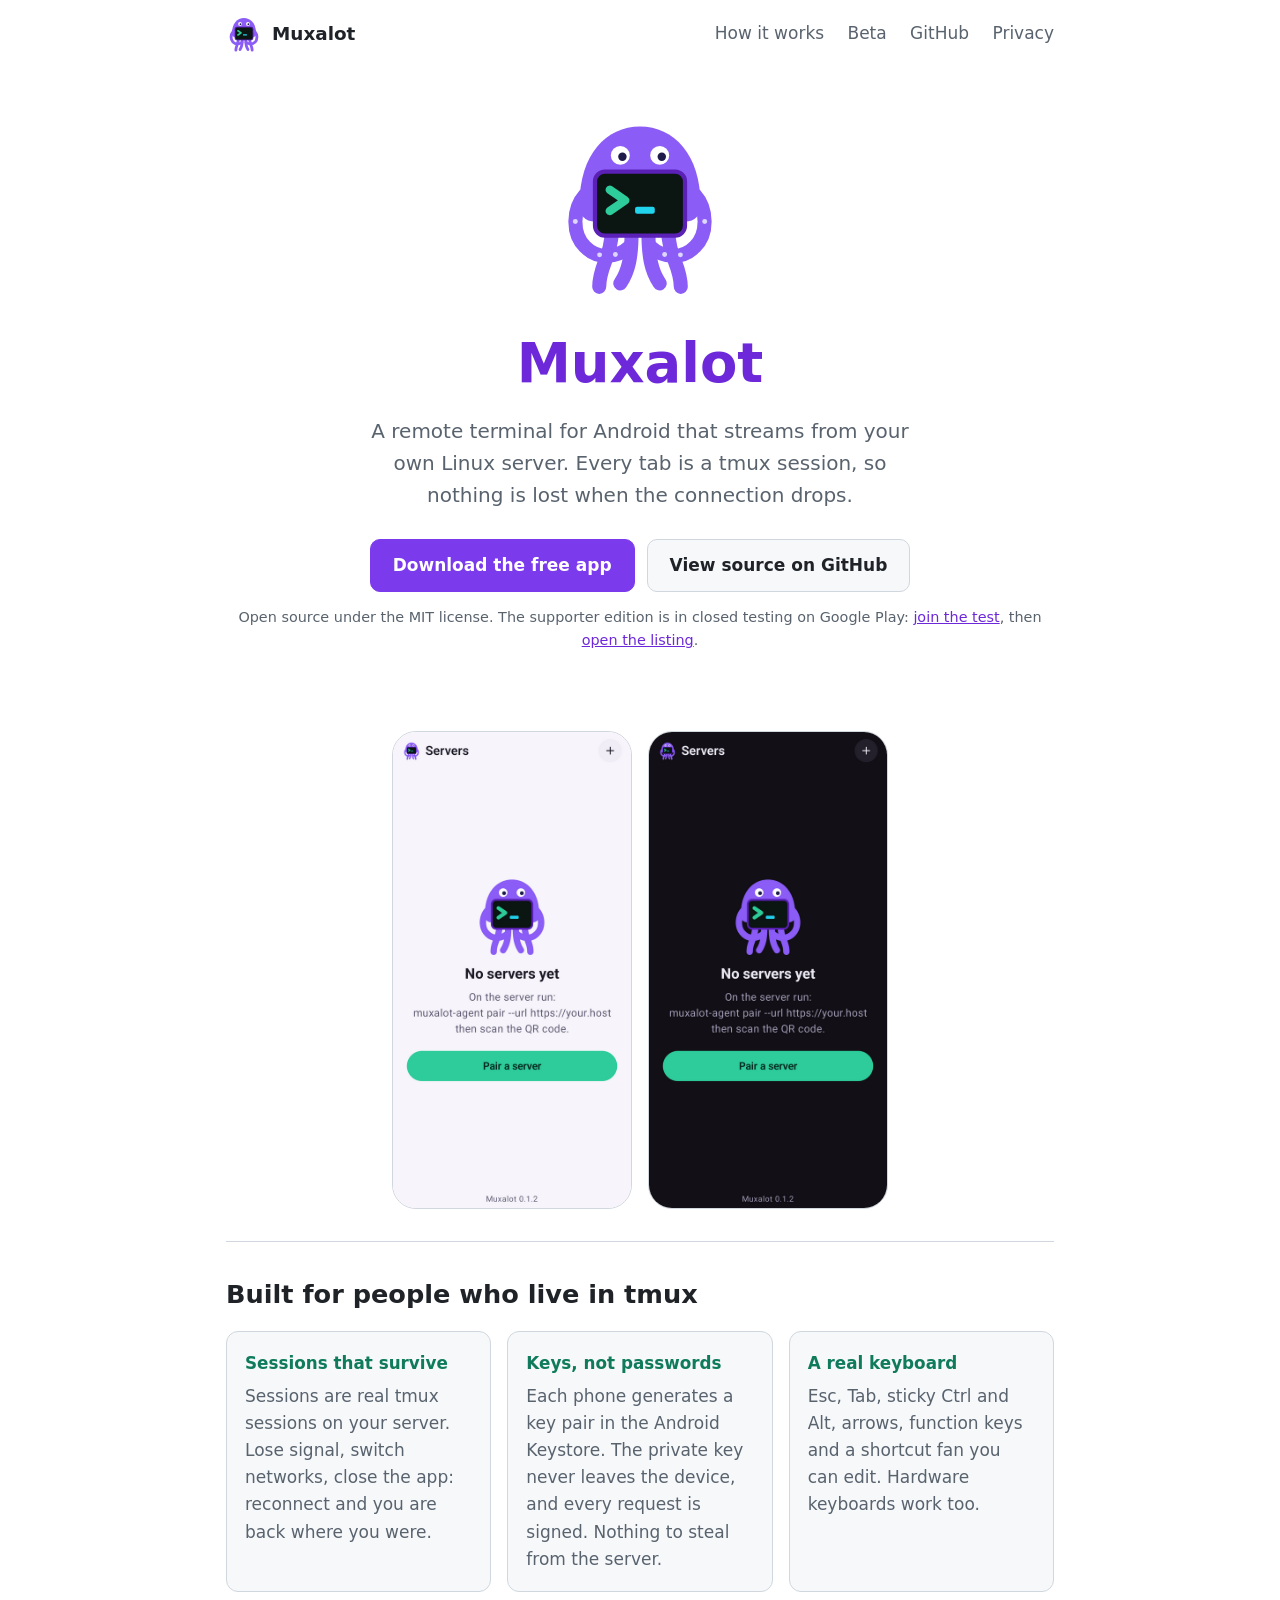
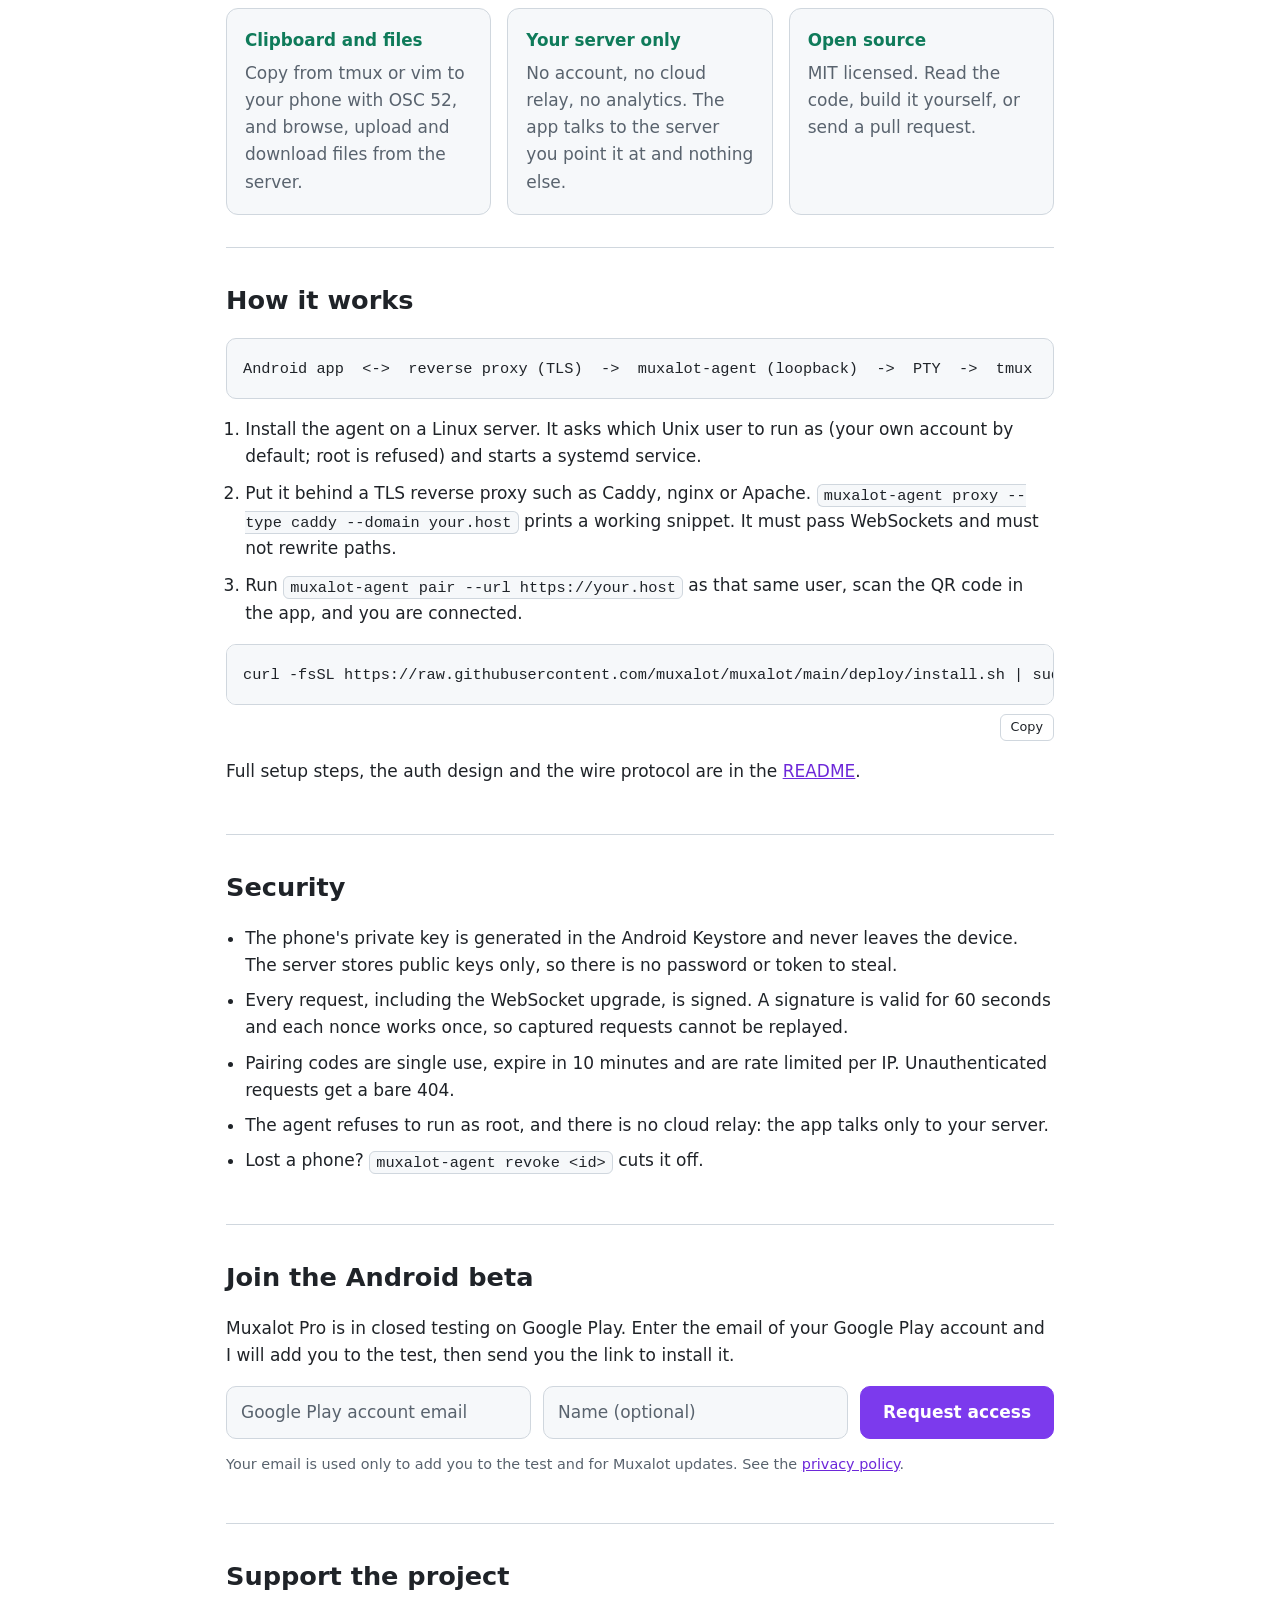
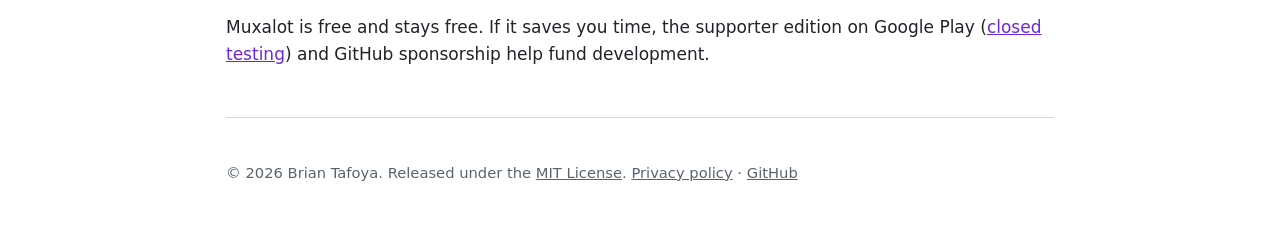
<file: site/index.html>
<!doctype html>
<html lang="en">
<head>
  <meta charset="utf-8">
  <meta name="viewport" content="width=device-width, initial-scale=1">
  <title>Muxalot: tmux sessions in your pocket</title>
  <meta name="description" content="Muxalot is an open source Android terminal for your own Linux server. Sessions are tmux sessions, so they survive disconnects. MIT licensed.">
  <meta property="og:type" content="website">
  <meta property="og:title" content="Muxalot: tmux sessions in your pocket">
  <meta property="og:description" content="Open source Android terminal for your own Linux server. Sessions are tmux sessions, so they survive disconnects.">
  <meta property="og:image" content="https://muxalot.com/social-preview.png">
  <meta name="twitter:card" content="summary_large_image">
  <link rel="canonical" href="https://muxalot.com/">
  <link rel="icon" href="favicon.svg" type="image/svg+xml">
  <link rel="stylesheet" href="style.css">
</head>
<body>
  <div class="wrap">
    <header class="site">
      <a class="brand" href="/"><img src="favicon.svg" alt="">Muxalot</a>
      <nav>
        <a href="#how">How it works</a>
        <a href="#beta">Beta</a>
        <a href="https://github.com/muxalot/muxalot">GitHub</a>
        <a href="privacy.html">Privacy</a>
      </nav>
    </header>

    <main>
      <div class="hero">
        <img src="logo.svg" alt="Muxalot octopus mascot holding a terminal window">
        <h1>Muxalot</h1>
        <p class="lead">A remote terminal for Android that streams from your own Linux server. Every tab is a tmux session, so nothing is lost when the connection drops.</p>
        <div class="actions">
          <a class="button primary" href="https://github.com/muxalot/muxalot/releases">Download the free app</a>
          <a class="button" href="https://github.com/muxalot/muxalot">View source on GitHub</a>
        </div>
        <p class="note">Open source under the MIT license. The supporter edition is in closed testing on Google Play: <a href="https://play.google.com/apps/testing/dev.muxalot.pro">join the test</a>, then <a href="https://play.google.com/store/apps/details?id=dev.muxalot.pro">open the listing</a>.</p>
      </div>

      <section id="screens" class="shots">
        <img src="screenshot-light.png" width="540" height="1080" alt="Muxalot on Android in the light theme: the Servers screen with a Pair a server button">
        <img src="screenshot-dark.png" width="540" height="1080" alt="Muxalot on Android in the dark theme: the Servers screen with a Pair a server button">
      </section>

      <section id="features">
        <h2>Built for people who live in tmux</h2>
        <div class="grid">
          <div class="card"><h3>Sessions that survive</h3><p>Sessions are real tmux sessions on your server. Lose signal, switch networks, close the app: reconnect and you are back where you were.</p></div>
          <div class="card"><h3>Keys, not passwords</h3><p>Each phone generates a key pair in the Android Keystore. The private key never leaves the device, and every request is signed. Nothing to steal from the server.</p></div>
          <div class="card"><h3>A real keyboard</h3><p>Esc, Tab, sticky Ctrl and Alt, arrows, function keys and a shortcut fan you can edit. Hardware keyboards work too.</p></div>
          <div class="card"><h3>Clipboard and files</h3><p>Copy from tmux or vim to your phone with OSC 52, and browse, upload and download files from the server.</p></div>
          <div class="card"><h3>Your server only</h3><p>No account, no cloud relay, no analytics. The app talks to the server you point it at and nothing else.</p></div>
          <div class="card"><h3>Open source</h3><p>MIT licensed. Read the code, build it yourself, or send a pull request.</p></div>
        </div>
      </section>

      <section id="how">
        <h2>How it works</h2>
        <pre><code>Android app  &lt;-&gt;  reverse proxy (TLS)  -&gt;  muxalot-agent (loopback)  -&gt;  PTY  -&gt;  tmux</code></pre>
        <ol class="steps">
          <li>Install the agent on a Linux server. It asks which Unix user to run as (your own account by default; root is refused) and starts a systemd service.</li>
          <li>Put it behind a TLS reverse proxy such as Caddy, nginx or Apache. <code>muxalot-agent proxy --type caddy --domain your.host</code> prints a working snippet. It must pass WebSockets and must not rewrite paths.</li>
          <li>Run <code>muxalot-agent pair --url https://your.host</code> as that same user, scan the QR code in the app, and you are connected.</li>
        </ol>
        <pre id="install"><code>curl -fsSL https://raw.githubusercontent.com/muxalot/muxalot/main/deploy/install.sh | sudo sh</code></pre>
        <p>Full setup steps, the auth design and the wire protocol are in the <a href="https://github.com/muxalot/muxalot#readme">README</a>.</p>
      </section>

      <section id="security">
        <h2>Security</h2>
        <ul>
          <li>The phone's private key is generated in the Android Keystore and never leaves the device. The server stores public keys only, so there is no password or token to steal.</li>
          <li>Every request, including the WebSocket upgrade, is signed. A signature is valid for 60 seconds and each nonce works once, so captured requests cannot be replayed.</li>
          <li>Pairing codes are single use, expire in 10 minutes and are rate limited per IP. Unauthenticated requests get a bare 404.</li>
          <li>The agent refuses to run as root, and there is no cloud relay: the app talks only to your server.</li>
          <li>Lost a phone? <code>muxalot-agent revoke &lt;id&gt;</code> cuts it off.</li>
        </ul>
      </section>

      <section id="beta">
        <h2>Join the Android beta</h2>
        <p>Muxalot Pro is in closed testing on Google Play. Enter the email of your Google Play account and I will add you to the test, then send you the link to install it.</p>
        <form class="signup" method="post" action="https://lists.tafoyaventures.com/subscription/form">
          <input type="hidden" name="nonce">
          <input type="hidden" name="next" value="https://muxalot.com/#beta">
          <input type="hidden" name="l" value="92c61428-242f-42f9-b067-8b3054fa0d78">
          <label class="sr" for="signup-email">Google Play account email</label>
          <input id="signup-email" type="email" name="email" required autocomplete="email" placeholder="Google Play account email">
          <label class="sr" for="signup-name">Name (optional)</label>
          <input id="signup-name" type="text" name="name" autocomplete="given-name" placeholder="Name (optional)">
          <button class="button primary" type="submit">Request access</button>
        </form>
        <p class="note">Your email is used only to add you to the test and for Muxalot updates. See the <a href="privacy.html">privacy policy</a>.</p>
      </section>

      <section id="support">
        <h2>Support the project</h2>
        <p>Muxalot is free and stays free. If it saves you time, the supporter edition on Google Play (<a href="https://play.google.com/apps/testing/dev.muxalot.pro">closed testing</a>) and GitHub sponsorship help fund development.</p>
      </section>
    </main>

    <footer>
      <p>&copy; 2026 Brian Tafoya. Released under the <a href="https://github.com/muxalot/muxalot/blob/main/LICENSE">MIT License</a>.
        <a href="privacy.html">Privacy policy</a> &middot; <a href="https://github.com/muxalot/muxalot">GitHub</a></p>
    </footer>
  </div>
  <script>
    // copy button for the install command; the page works without it
    (function () {
      var pre = document.getElementById("install");
      if (!pre || !navigator.clipboard) return;
      var b = document.createElement("button");
      b.type = "button"; b.className = "copy"; b.textContent = "Copy";
      b.onclick = function () {
        navigator.clipboard.writeText(pre.textContent.trim()).then(function () {
          b.textContent = "Copied"; setTimeout(function () { b.textContent = "Copy"; }, 1500);
        });
      };
      pre.insertAdjacentElement("afterend", b);
    })();
  </script>
</body>
</html>
</file>
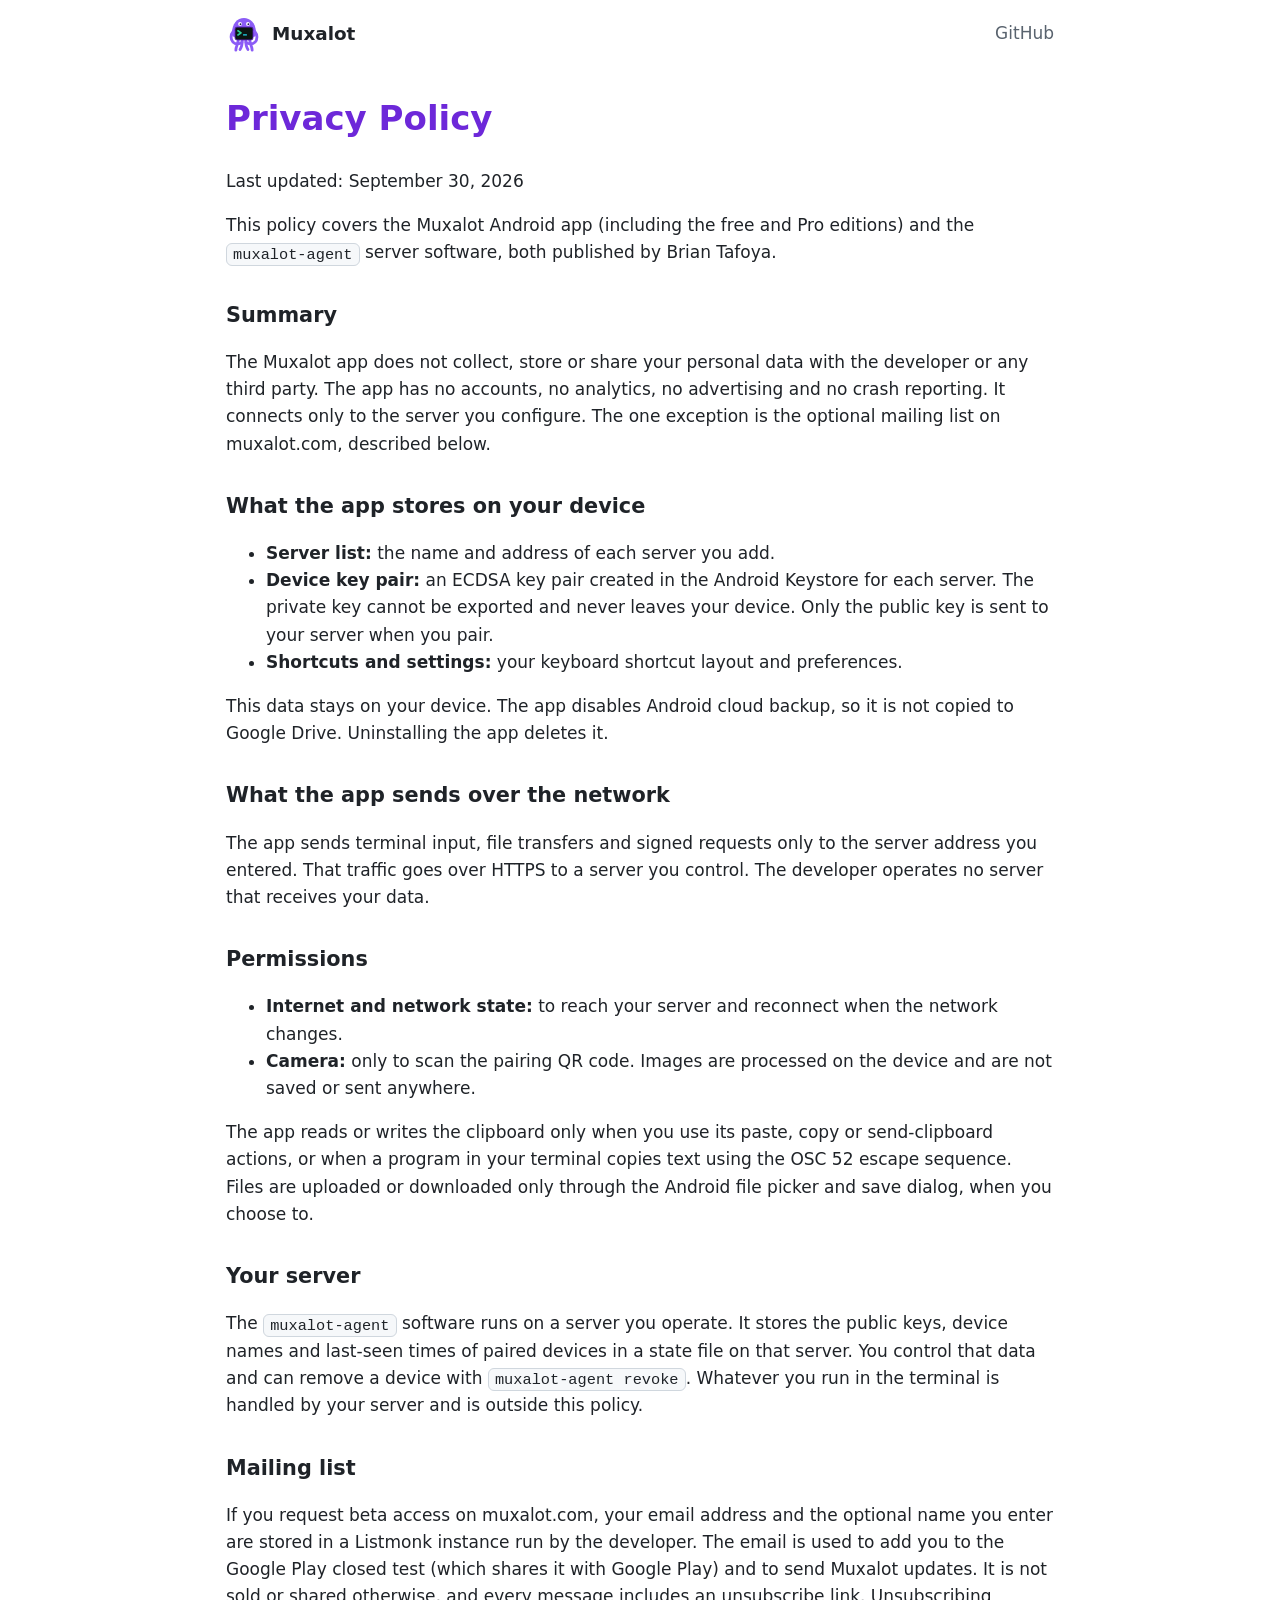
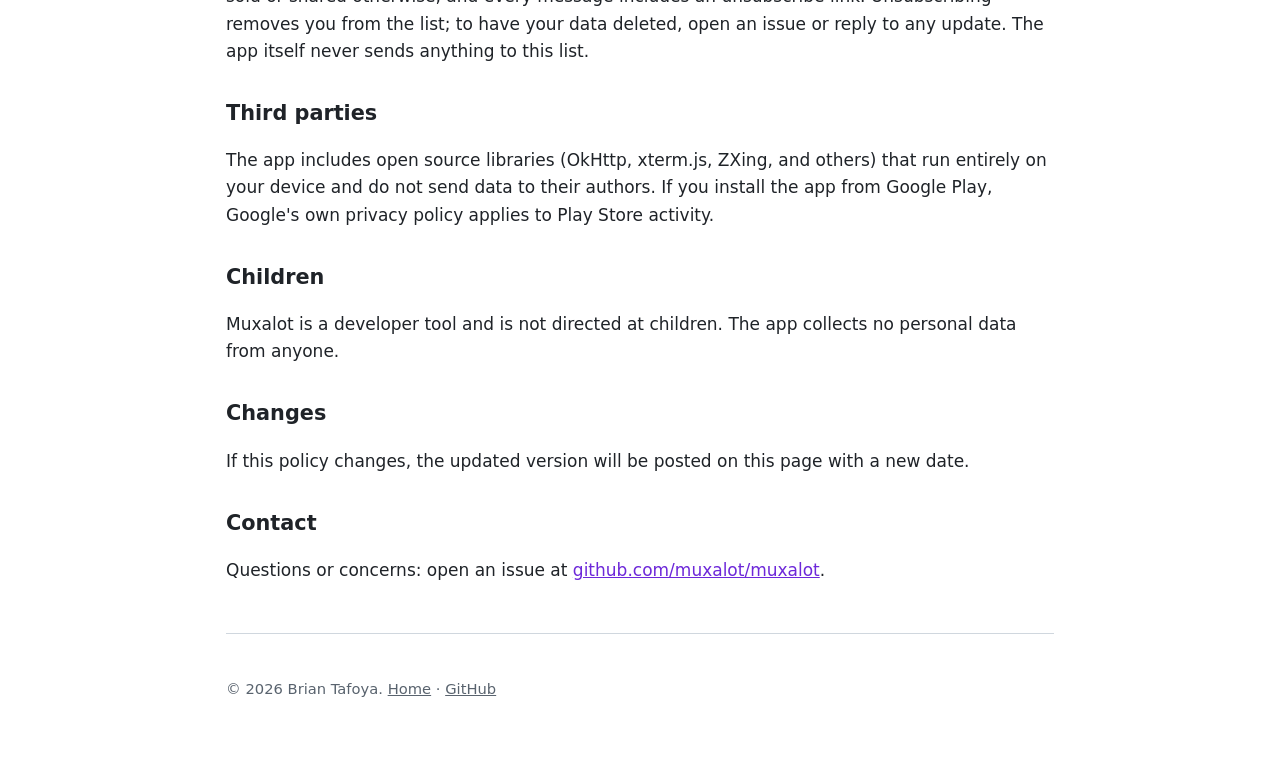
<file: site/privacy.html>
<!doctype html>
<html lang="en">
<head>
  <meta charset="utf-8">
  <meta name="viewport" content="width=device-width, initial-scale=1">
  <title>Privacy Policy | Muxalot</title>
  <meta name="description" content="Muxalot privacy policy. The app collects no personal data and sends nothing to the developer.">
  <link rel="icon" href="favicon.svg" type="image/svg+xml">
  <link rel="stylesheet" href="style.css">
</head>
<body>
  <div class="wrap">
    <header class="site">
      <a class="brand" href="/"><img src="favicon.svg" alt="">Muxalot</a>
      <nav><a href="https://github.com/muxalot/muxalot">GitHub</a></nav>
    </header>

    <main class="doc">
      <h1>Privacy Policy</h1>
      <p>Last updated: September 30, 2026</p>

      <p>This policy covers the Muxalot Android app (including the free and Pro editions) and the <code>muxalot-agent</code> server software, both published by Brian Tafoya.</p>

      <h2>Summary</h2>
      <p>The Muxalot app does not collect, store or share your personal data with the developer or any third party. The app has no accounts, no analytics, no advertising and no crash reporting. It connects only to the server you configure. The one exception is the optional mailing list on muxalot.com, described below.</p>

      <h2>What the app stores on your device</h2>
      <ul>
        <li><strong>Server list:</strong> the name and address of each server you add.</li>
        <li><strong>Device key pair:</strong> an ECDSA key pair created in the Android Keystore for each server. The private key cannot be exported and never leaves your device. Only the public key is sent to your server when you pair.</li>
        <li><strong>Shortcuts and settings:</strong> your keyboard shortcut layout and preferences.</li>
      </ul>
      <p>This data stays on your device. The app disables Android cloud backup, so it is not copied to Google Drive. Uninstalling the app deletes it.</p>

      <h2>What the app sends over the network</h2>
      <p>The app sends terminal input, file transfers and signed requests only to the server address you entered. That traffic goes over HTTPS to a server you control. The developer operates no server that receives your data.</p>

      <h2>Permissions</h2>
      <ul>
        <li><strong>Internet and network state:</strong> to reach your server and reconnect when the network changes.</li>
        <li><strong>Camera:</strong> only to scan the pairing QR code. Images are processed on the device and are not saved or sent anywhere.</li>
      </ul>
      <p>The app reads or writes the clipboard only when you use its paste, copy or send-clipboard actions, or when a program in your terminal copies text using the OSC 52 escape sequence. Files are uploaded or downloaded only through the Android file picker and save dialog, when you choose to.</p>

      <h2>Your server</h2>
      <p>The <code>muxalot-agent</code> software runs on a server you operate. It stores the public keys, device names and last-seen times of paired devices in a state file on that server. You control that data and can remove a device with <code>muxalot-agent revoke</code>. Whatever you run in the terminal is handled by your server and is outside this policy.</p>

      <h2>Mailing list</h2>
      <p>If you request beta access on muxalot.com, your email address and the optional name you enter are stored in a Listmonk instance run by the developer. The email is used to add you to the Google Play closed test (which shares it with Google Play) and to send Muxalot updates. It is not sold or shared otherwise, and every message includes an unsubscribe link. Unsubscribing removes you from the list; to have your data deleted, open an issue or reply to any update. The app itself never sends anything to this list.</p>

      <h2>Third parties</h2>
      <p>The app includes open source libraries (OkHttp, xterm.js, ZXing, and others) that run entirely on your device and do not send data to their authors. If you install the app from Google Play, Google's own privacy policy applies to Play Store activity.</p>

      <h2>Children</h2>
      <p>Muxalot is a developer tool and is not directed at children. The app collects no personal data from anyone.</p>

      <h2>Changes</h2>
      <p>If this policy changes, the updated version will be posted on this page with a new date.</p>

      <h2>Contact</h2>
      <p>Questions or concerns: open an issue at <a href="https://github.com/muxalot/muxalot/issues">github.com/muxalot/muxalot</a>.</p>
    </main>

    <footer>
      <p>&copy; 2026 Brian Tafoya. <a href="/">Home</a> &middot; <a href="https://github.com/muxalot/muxalot">GitHub</a></p>
    </footer>
  </div>
</body>
</html>
</file>
<file: site/style.css>
:root {
  --bg: #0d1117;
  --surface: #161b22;
  --border: #30363d;
  --text: #e6edf3;
  --muted: #9198a1;
  --purple: #a78bfa;
  --purple-strong: #8b5cf6;
  --green: #2ecc9a;
  --link: #a78bfa;
}
@media (prefers-color-scheme: light) {
  :root {
    --bg: #ffffff;
    --surface: #f6f8fa;
    --border: #d0d7de;
    --text: #1f2328;
    --muted: #59636e;
    --purple: #6d28d9;
    --purple-strong: #7c3aed;
    --green: #0f7b5a;
    --link: #6d28d9;
  }
}
* { box-sizing: border-box; }
html { scroll-behavior: smooth; }
body {
  margin: 0;
  background: var(--bg);
  color: var(--text);
  font: 17px/1.6 system-ui, -apple-system, "Segoe UI", Roboto, sans-serif;
}
a { color: var(--link); }
a:focus-visible, .button:focus-visible { outline: 3px solid var(--green); outline-offset: 2px; }
code, pre { font-family: ui-monospace, "JetBrains Mono", Menlo, Consolas, monospace; }
code { background: var(--surface); border: 1px solid var(--border); border-radius: 6px; padding: 0.1em 0.4em; font-size: 0.9em; }
pre { background: var(--surface); border: 1px solid var(--border); border-radius: 10px; padding: 1rem; overflow-x: auto; }
pre code { background: none; border: 0; padding: 0; }
.wrap { max-width: 860px; margin: 0 auto; padding: 0 16px; }
header.site { display: flex; align-items: center; justify-content: space-between; padding: 16px 0; }
header.site a.brand { display: flex; align-items: center; gap: 10px; color: var(--text); text-decoration: none; font-weight: 700; font-size: 1.15rem; }
header.site img { width: 36px; height: 36px; }
nav a { margin-left: 18px; color: var(--muted); text-decoration: none; }
nav a:hover { color: var(--text); }
.hero { text-align: center; padding: 48px 0 32px; }
.hero img { width: 180px; height: auto; }
.hero h1 { font-size: clamp(2.2rem, 7vw, 3.4rem); margin: 16px 0 8px; color: var(--purple); }
.hero p.lead { font-size: 1.25rem; color: var(--muted); max-width: 34rem; margin: 0 auto 28px; }
.actions { display: flex; flex-wrap: wrap; gap: 12px; justify-content: center; }
.button { display: inline-block; padding: 12px 22px; border-radius: 10px; font-weight: 600; text-decoration: none; border: 1px solid var(--border); color: var(--text); background: var(--surface); }
.button.primary { background: var(--purple-strong); border-color: var(--purple-strong); color: #fff; }
.button.disabled { opacity: 0.6; }
.note { color: var(--muted); font-size: 0.9rem; margin-top: 14px; }
section { padding: 32px 0; border-top: 1px solid var(--border); }
h2 { font-size: 1.6rem; margin: 0 0 16px; }
.grid { display: grid; gap: 16px; grid-template-columns: repeat(auto-fit, minmax(240px, 1fr)); }
.card { background: var(--surface); border: 1px solid var(--border); border-radius: 12px; padding: 18px; }
.card h3 { margin: 0 0 6px; font-size: 1.05rem; color: var(--green); }
.card p { margin: 0; color: var(--muted); }
ol.steps { padding-left: 1.2rem; }
ol.steps li { margin-bottom: 10px; }
footer { border-top: 1px solid var(--border); padding: 28px 0 48px; color: var(--muted); font-size: 0.92rem; }
footer a { color: var(--muted); }
main.doc { padding-bottom: 32px; }
main.doc h1 { color: var(--purple); }
main.doc h2 { margin-top: 32px; font-size: 1.3rem; }
.shots { display: flex; gap: 16px; justify-content: center; flex-wrap: wrap; border-top: 0; }
.shots img { width: 240px; max-width: 45%; height: auto; border-radius: 24px; border: 1px solid var(--border); }
pre { position: relative; }
button.copy { display: block; margin: -8px 0 12px auto; font: inherit; font-size: 0.8rem; padding: 2px 10px; border-radius: 6px; border: 1px solid var(--border); background: var(--bg); color: var(--text); cursor: pointer; }
button.copy:focus-visible { outline: 3px solid var(--green); outline-offset: 2px; }
.sr { position: absolute; width: 1px; height: 1px; overflow: hidden; clip-path: inset(50%); white-space: nowrap; }
form.signup { display: flex; flex-wrap: wrap; gap: 12px; }
form.signup input[type=email], form.signup input[type=text] { flex: 1 1 200px; min-width: 0; font: inherit; padding: 12px 14px; border-radius: 10px; border: 1px solid var(--border); background: var(--surface); color: var(--text); }
form.signup input::placeholder { color: var(--muted); }
form.signup input:focus-visible { outline: 3px solid var(--green); outline-offset: 2px; }
form.signup button { font: inherit; font-weight: 600; cursor: pointer; }
form.signup button:focus-visible { outline: 3px solid var(--green); outline-offset: 2px; }
#security ul { padding-left: 1.2rem; }
#security li { margin-bottom: 8px; }
</file>
